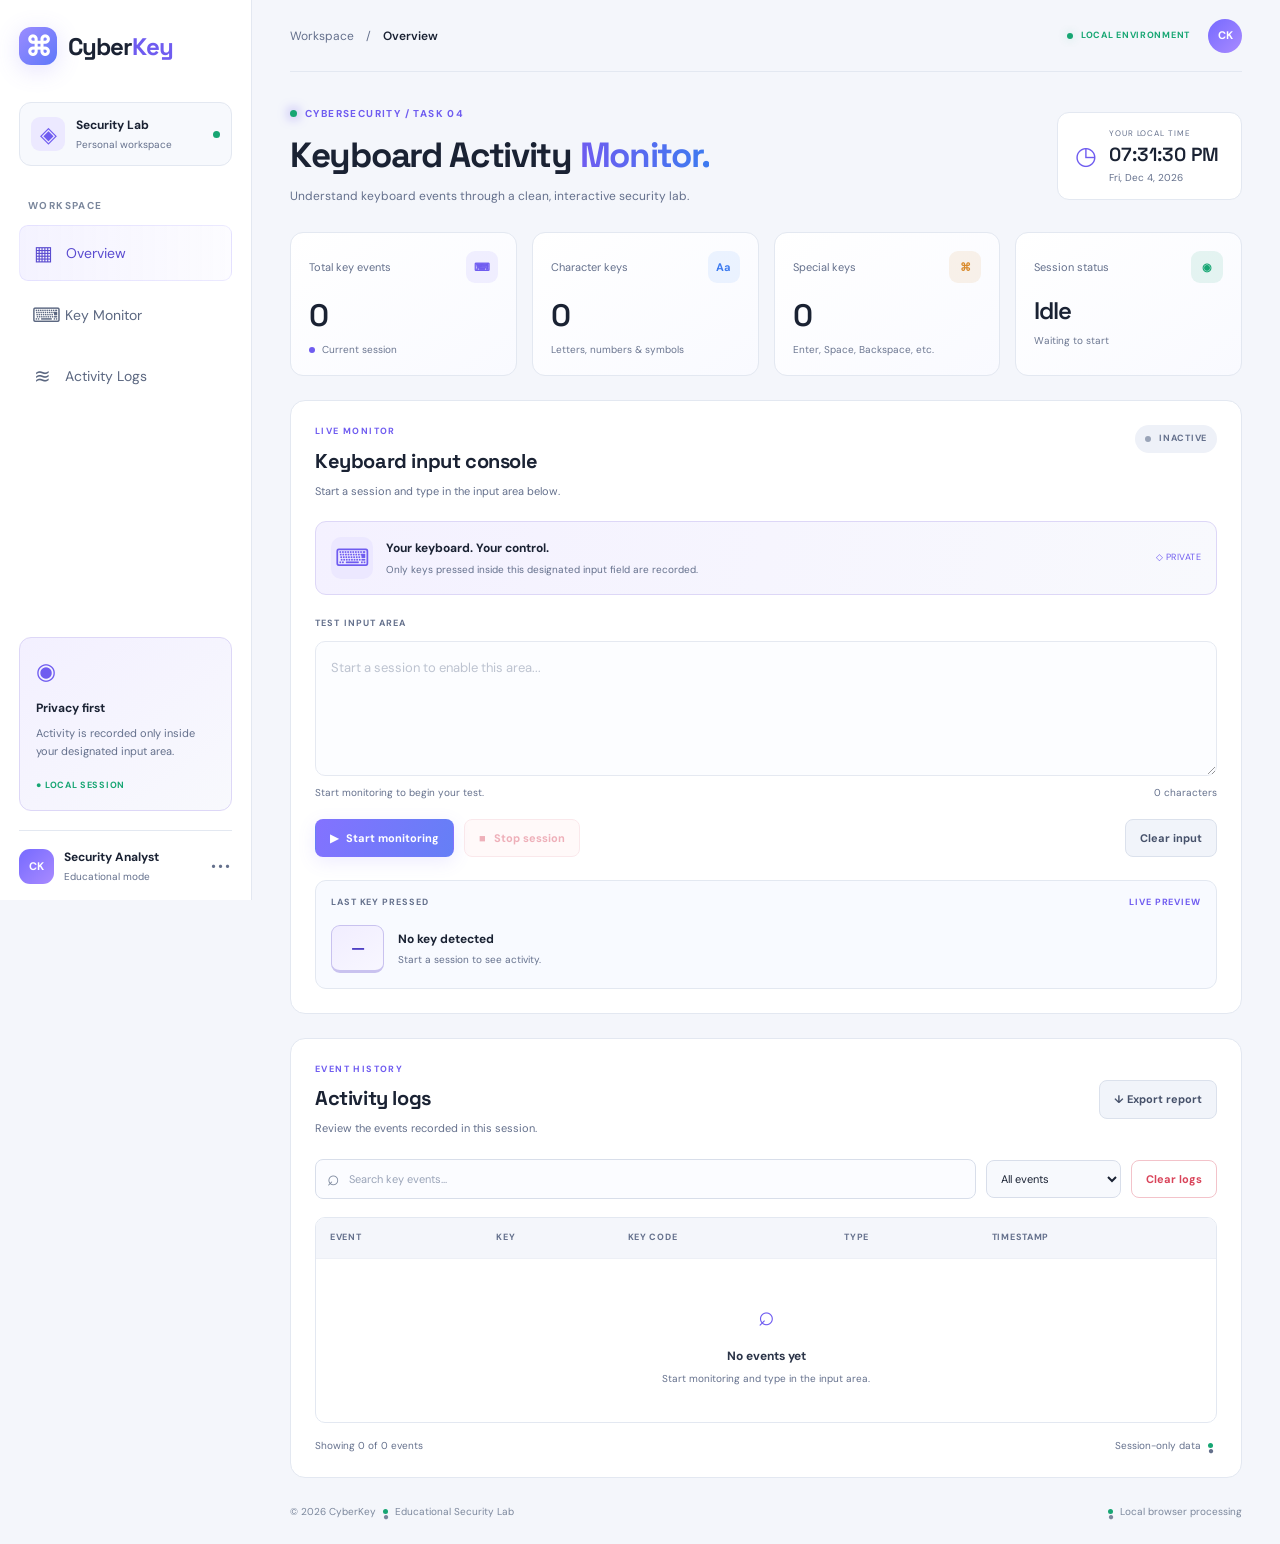
<file: Task-4/index.html>
<!DOCTYPE html>
<html lang="en">
<head>
    <meta charset="UTF-8">
    <meta name="viewport" content="width=device-width, initial-scale=1.0">
    <meta name="theme-color" content="#f4f6fb">
    <meta name="description" content="CyberKey - Keyboard Activity Monitoring Educational Dashboard">
    <title>CyberKey | Security Dashboard</title>
    <link rel="icon" href="assets/favicon.svg" type="image/svg+xml">
    <link rel="stylesheet" href="style.css">
    <script src="script.js" defer></script>
</head>
<body>
    <div class="app-shell">
        <aside class="sidebar">
            <a href="#" class="brand">
                <span class="brand-icon">⌘</span>
                <span>Cyber<span class="accent">Key</span></span>
            </a>

            <div class="workspace">
                <span class="workspace-icon">◈</span>
                <div>
                    <strong>Security Lab</strong>
                    <small>Personal workspace</small>
                </div>
                <span class="online-dot"></span>
            </div>

            <p class="nav-label">WORKSPACE</p>
            <nav class="navigation">
                <a href="#overview" class="nav-link active">
                    <span>▦</span> Overview
                </a>
                <a href="#monitor" class="nav-link">
                    <span>⌨</span> Key Monitor
                </a>
                <a href="#activity" class="nav-link">
                    <span>≋</span> Activity Logs
                </a>
            </nav>

            <div class="sidebar-bottom">
                <div class="privacy-card">
                    <span class="privacy-icon">◉</span>
                    <strong>Privacy first</strong>
                    <p>Activity is recorded only inside your designated input area.</p>
                    <span class="local-badge">● LOCAL SESSION</span>
                </div>
                <div class="profile">
                    <div class="avatar">CK</div>
                    <div>
                        <strong>Security Analyst</strong>
                        <small>Educational mode</small>
                    </div>
                    <span class="profile-menu">•••</span>
                </div>
            </div>
        </aside>

        <main class="main-content" id="overview">
            <header class="topbar">
                <div class="breadcrumb">
                    <span>Workspace</span>
                    <span>/</span>
                    <strong>Overview</strong>
                </div>
                <div class="topbar-right">
                    <span class="environment"><span></span> LOCAL ENVIRONMENT</span>
                    <div class="top-avatar">CK</div>
                </div>
            </header>

            <section class="welcome">
                <div>
                    <div class="eyebrow"><span></span> CYBERSECURITY / TASK 04</div>
                    <h1>Keyboard Activity <span>Monitor.</span></h1>
                    <p>Understand keyboard events through a clean, interactive security lab.</p>
                </div>
                <div class="date-card">
                    <span class="date-icon">◷</span>
                    <div>
                        <small>YOUR LOCAL TIME</small>
                        <strong id="clock">--:--:--</strong>
                        <span id="today">Loading date...</span>
                    </div>
                </div>
            </section>

            <section class="stats-grid" aria-label="Session statistics">
                <article class="stat-card">
                    <div class="stat-top">
                        <span>Total key events</span>
                        <span class="stat-icon violet">⌨</span>
                    </div>
                    <div class="stat-value" id="totalEvents">0</div>
                    <div class="stat-foot"><span class="mini-dot violet-bg"></span> Current session</div>
                </article>

                <article class="stat-card">
                    <div class="stat-top">
                        <span>Character keys</span>
                        <span class="stat-icon blue">Aa</span>
                    </div>
                    <div class="stat-value" id="characterEvents">0</div>
                    <div class="stat-foot">Letters, numbers & symbols</div>
                </article>

                <article class="stat-card">
                    <div class="stat-top">
                        <span>Special keys</span>
                        <span class="stat-icon orange">⌘</span>
                    </div>
                    <div class="stat-value" id="specialEvents">0</div>
                    <div class="stat-foot">Enter, Space, Backspace, etc.</div>
                </article>

                <article class="stat-card">
                    <div class="stat-top">
                        <span>Session status</span>
                        <span class="stat-icon green">◉</span>
                    </div>
                    <div class="stat-value status-value" id="sessionStatus">Idle</div>
                    <div class="stat-foot" id="sessionFoot">Waiting to start</div>
                </article>
            </section>

            <section class="monitor-card panel" id="monitor">
                <div class="section-heading">
                    <div>
                        <div class="section-kicker">LIVE MONITOR</div>
                        <h2>Keyboard input console</h2>
                        <p>Start a session and type in the input area below.</p>
                    </div>
                    <div class="live-pill" id="livePill">
                        <span></span> <b id="liveText">INACTIVE</b>
                    </div>
                </div>

                <div class="monitor-banner">
                    <div class="banner-icon">⌨</div>
                    <div>
                        <strong>Your keyboard. Your control.</strong>
                        <p>Only keys pressed inside this designated input field are recorded.</p>
                    </div>
                    <span class="shield">◇ PRIVATE</span>
                </div>

                <label for="keyboardInput" class="field-label">TEST INPUT AREA</label>
                <textarea id="keyboardInput"
                    placeholder="Start a session to enable this area..."
                    disabled
                    spellcheck="false"
                    autocomplete="off"
                    autocapitalize="off"></textarea>

                <div class="input-meta">
                    <span id="inputHint">Start monitoring to begin your test.</span>
                    <span id="inputCount">0 characters</span>
                </div>

                <div class="control-row">
                    <div class="primary-controls">
                        <button class="btn btn-primary" id="startBtn">
                            <span>▶</span> Start monitoring
                        </button>
                        <button class="btn btn-stop" id="stopBtn" disabled>
                            <span>■</span> Stop session
                        </button>
                    </div>
                    <button class="btn btn-ghost" id="clearInputBtn">
                        Clear input
                    </button>
                </div>

                <div class="keyboard-preview">
                    <div class="preview-title">
                        <span>LAST KEY PRESSED</span>
                        <span>LIVE PREVIEW</span>
                    </div>
                    <div class="key-preview-content">
                        <div class="keycap" id="lastKey">—</div>
                        <div>
                            <strong id="lastKeyName">No key detected</strong>
                            <p id="lastKeyTime">Start a session to see activity.</p>
                        </div>
                    </div>
                </div>
            </section>

            <section class="activity-card panel" id="activity">
                <div class="section-heading activity-heading">
                    <div>
                        <div class="section-kicker">EVENT HISTORY</div>
                        <h2>Activity logs</h2>
                        <p>Review the events recorded in this session.</p>
                    </div>
                    <button class="btn btn-ghost" id="downloadBtn">↓ Export report</button>
                </div>

                <div class="filter-row">
                    <div class="search-box">
                        <span>⌕</span>
                        <input id="searchInput" type="search"
                            placeholder="Search key events..." aria-label="Search key events">
                    </div>
                    <select id="typeFilter" aria-label="Filter event type">
                        <option value="all">All events</option>
                        <option value="character">Character keys</option>
                        <option value="special">Special keys</option>
                    </select>
                    <button class="btn btn-danger-ghost" id="clearLogsBtn">Clear logs</button>
                </div>

                <div class="table-wrap">
                    <table>
                        <thead>
                            <tr>
                                <th>EVENT</th>
                                <th>KEY</th>
                                <th>KEY CODE</th>
                                <th>TYPE</th>
                                <th>TIMESTAMP</th>
                            </tr>
                        </thead>
                        <tbody id="logTableBody">
                            <tr>
                                <td colspan="5" class="empty-cell">
                                    <span class="empty-icon">⌨</span>
                                    <strong>No events yet</strong>
                                    <p>Start monitoring and type in the input area.</p>
                                </td>
                            </tr>
                        </tbody>
                    </table>
                </div>

                <div class="table-footer">
                    <span id="tableSummary">Showing 0 events</span>
                    <span>Session-only data <span class="footer-dot">●</span></span>
                </div>
            </section>

            <footer class="page-footer">
                <span>© 2026 CyberKey <span class="footer-dot">●</span> Educational Security Lab</span>
                <span><span class="footer-dot">●</span> Local browser processing</span>
            </footer>
        </main>
    </div>
</body>
</html>
</file>
<file: Task-4/style.css>
@import url('https://fonts.googleapis.com/css2?family=DM+Sans:wght@400;500;600;700&family=Space+Grotesk:wght@400;500;600;700&display=swap');

:root {
    --bg: #f4f6fb;
    --sidebar: #ffffff;
    --panel: #ffffff;
    --panel-light: #f7f9fd;
    --border: #e3e8f1;
    --text: #1a2233;
    --muted: #64708c;
    --purple: #6f5cf0;
    --blue: #3d7bf0;
    --green: #17a673;
    --orange: #d98a2b;
    --danger: #e04a5f;
}

* {
    margin: 0;
    padding: 0;
    box-sizing: border-box;
}

html {
    scroll-behavior: smooth;
    scroll-padding-top: 24px;
}

body {
    background: var(--bg);
    color: var(--text);
    font-family: 'DM Sans', sans-serif;
    font-size: 14px;
    line-height: 1.5;
}

button, input, textarea, select {
    font: inherit;
}

button {
    cursor: pointer;
}

button:disabled {
    opacity: 0.42;
    cursor: not-allowed;
}

a {
    color: inherit;
    text-decoration: none;
}

.app-shell {
    min-height: 100vh;
}

.sidebar {
    width: 252px;
    position: fixed;
    inset: 0 auto 0 0;
    background: var(--sidebar);
    border-right: 1px solid var(--border);
    padding: 27px 19px 16px;
    display: flex;
    flex-direction: column;
    z-index: 5;
}

.brand {
    display: flex;
    align-items: center;
    gap: 11px;
    font: 700 24px 'Space Grotesk', sans-serif;
    letter-spacing: -1px;
}

.brand-icon {
    width: 38px;
    height: 38px;
    display: grid;
    place-items: center;
    border-radius: 12px;
    background: linear-gradient(135deg, #9b8cff, #5e78fa);
    color: white;
    font-size: 27px;
    box-shadow: 0 5px 25px #7465fa30;
}

.accent {
    color: var(--purple);
}

.workspace {
    display: flex;
    align-items: center;
    gap: 11px;
    margin-top: 37px;
    padding: 13px 11px;
    background: #f7f9fd;
    border: 1px solid var(--border);
    border-radius: 12px;
}

.workspace-icon {
    width: 34px;
    height: 34px;
    display: grid;
    place-items: center;
    background: #ece9ff;
    color: var(--purple);
    border-radius: 9px;
    font-size: 22px;
}

.workspace strong, .profile strong {
    display: block;
    font-size: 12px;
}

.workspace small, .profile small {
    display: block;
    color: var(--muted);
    font-size: 10px;
    margin-top: 3px;
}

.online-dot, .environment span, .live-pill span,
.eyebrow span, .footer-dot {
    display: inline-block;
    background: var(--green);
    border-radius: 50%;
}

.online-dot {
    width: 7px;
    height: 7px;
    margin-left: auto;
}

.nav-label {
    margin: 32px 9px 12px;
    color: #7b879c;
    font-size: 10px;
    font-weight: 700;
    letter-spacing: 1.4px;
}

.navigation {
    display: grid;
    gap: 7px;
}

.nav-link {
    padding: 12px 13px;
    display: flex;
    align-items: center;
    gap: 12px;
    border-radius: 9px;
    color: #5b6780;
    transition: background .2s, color .2s;
}

.nav-link > span {
    font-size: 20px;
    width: 21px;
    text-align: center;
}

.nav-link:hover, .nav-link.active {
    background: linear-gradient(90deg, #8b7bff18, #8b7bff06);
    color: #5a4bd0;
}

.nav-link.active {
    border: 1px solid #8b7bff25;
}

.sidebar-bottom {
    margin-top: auto;
}

.privacy-card {
    border: 1px solid #ddd7f7;
    background: linear-gradient(145deg, #f3f0ff, #f8f9fd);
    border-radius: 12px;
    padding: 16px;
    margin-bottom: 19px;
}

.privacy-icon {
    display: block;
    color: var(--purple);
    font-size: 23px;
    margin-bottom: 8px;
}

.privacy-card strong {
    font-size: 12px;
}

.privacy-card p {
    font-size: 11px;
    color: var(--muted);
    margin: 6px 0 12px;
    line-height: 1.7;
}

.local-badge {
    font-size: 9px;
    letter-spacing: .7px;
    color: var(--green);
    font-weight: 700;
}

.profile {
    display: flex;
    align-items: center;
    gap: 10px;
    padding-top: 17px;
    border-top: 1px solid var(--border);
}

.avatar, .top-avatar {
    width: 35px;
    height: 35px;
    flex-shrink: 0;
    display: grid;
    place-items: center;
    background: linear-gradient(135deg, #766aff, #a98bff);
    border-radius: 11px;
    color: white;
    font-size: 11px;
    font-weight: 700;
}

.profile-menu {
    margin-left: auto;
    color: var(--muted);
    letter-spacing: 2px;
}

.main-content {
    margin-left: 252px;
    padding: 0 38px;
    max-width: 1700px;
}

.topbar {
    min-height: 72px;
    display: flex;
    align-items: center;
    justify-content: space-between;
    border-bottom: 1px solid var(--border);
    gap: 16px;
}

.breadcrumb, .topbar-right {
    display: flex;
    align-items: center;
    gap: 12px;
}

.breadcrumb {
    color: var(--muted);
    font-size: 12px;
}

.breadcrumb strong {
    color: var(--text);
    font-weight: 600;
}

.topbar-right {
    gap: 18px;
}

.environment {
    display: flex;
    align-items: center;
    gap: 8px;
    font-size: 9px;
    font-weight: 700;
    letter-spacing: .7px;
    color: var(--green);
}

.environment span {
    width: 6px;
    height: 6px;
    box-shadow: 0 0 10px #17a67340;
}

.top-avatar {
    border-radius: 50%;
    width: 34px;
    height: 34px;
}

.welcome {
    display: flex;
    align-items: center;
    justify-content: space-between;
    gap: 20px;
    padding: 34px 0 27px;
}

.eyebrow, .section-kicker {
    font-size: 10px;
    font-weight: 700;
    letter-spacing: 1.4px;
    color: var(--purple);
}

.eyebrow {
    display: flex;
    align-items: center;
    gap: 8px;
    margin-bottom: 13px;
}

.eyebrow span {
    width: 7px;
    height: 7px;
    box-shadow: 0 0 12px #6f5cf0;
}

h1, h2 {
    font-family: 'Space Grotesk', sans-serif;
}

h1 {
    font-size: clamp(25px, 3vw, 35px);
    letter-spacing: -1.3px;
    line-height: 1.2;
}

h1 > span {
    background: linear-gradient(90deg, #6f5cf0, #3d7bf0);
    -webkit-background-clip: text;
    background-clip: text;
    color: transparent;
}

.welcome > div:first-child > p {
    margin-top: 11px;
    color: var(--muted);
    font-size: 12px;
}

.date-card {
    display: flex;
    align-items: center;
    gap: 12px;
    padding: 14px 17px;
    min-width: 185px;
    border: 1px solid var(--border);
    background: var(--panel);
    border-radius: 12px;
}

.date-icon {
    font-size: 25px;
    color: var(--purple);
}

.date-card small, .date-card strong, .date-card div > span {
    display: block;
}

.date-card small {
    color: var(--muted);
    font-size: 8px;
    letter-spacing: .9px;
}

.date-card strong {
    font: 600 19px 'Space Grotesk', sans-serif;
    margin: 3px 0;
}

.date-card div > span {
    font-size: 10px;
    color: var(--muted);
}

.stats-grid {
    display: grid;
    grid-template-columns: repeat(4, minmax(0, 1fr));
    gap: 15px;
    margin-bottom: 24px;
}

.stat-card {
    padding: 18px;
    border-radius: 13px;
    border: 1px solid var(--border);
    background: linear-gradient(145deg, #ffffff, #f9faff);
    min-width: 0;
    transition: transform .2s, border-color .2s;
}

.stat-card:hover {
    transform: translateY(-3px);
    border-color: #c9c2f0;
}

.stat-top {
    display: flex;
    align-items: center;
    justify-content: space-between;
    gap: 8px;
    color: var(--muted);
    font-size: 11px;
}

.stat-icon {
    display: grid;
    place-items: center;
    width: 32px;
    height: 32px;
    border-radius: 9px;
    font-weight: 700;
    flex-shrink: 0;
}

.violet {
    color: #6f5cf0;
    background: #8c79ff1a;
}

.blue {
    color: #3d7bf0;
    background: #5599ff1a;
}

.orange {
    color: var(--orange);
    background: #d98a2b1a;
}

.green {
    color: var(--green);
    background: #17a6731a;
}

.stat-value {
    font: 600 31px 'Space Grotesk', sans-serif;
    margin: 12px 0 7px;
    letter-spacing: -1px;
    overflow-wrap: anywhere;
}

.status-value {
    font-size: 24px;
}

.stat-foot {
    display: flex;
    align-items: center;
    gap: 7px;
    font-size: 10px;
    color: #6b7690;
}

.mini-dot {
    width: 6px;
    height: 6px;
    border-radius: 50%;
}

.violet-bg {
    background: var(--purple);
}

.panel {
    background: var(--panel);
    border: 1px solid var(--border);
    border-radius: 15px;
    margin-bottom: 24px;
    overflow: hidden;
}

.monitor-card, .activity-card {
    padding: 24px;
}

.section-heading {
    display: flex;
    align-items: flex-start;
    justify-content: space-between;
    gap: 18px;
    margin-bottom: 22px;
}

.section-kicker {
    font-size: 9px;
    margin-bottom: 7px;
}

.section-heading h2 {
    font-size: 20px;
    letter-spacing: -.4px;
}

.section-heading p {
    font-size: 11px;
    color: var(--muted);
    margin-top: 7px;
}

.live-pill {
    display: flex;
    align-items: center;
    gap: 8px;
    border-radius: 20px;
    padding: 7px 10px;
    color: var(--muted);
    background: #eef1f8;
    font-size: 9px;
    letter-spacing: .7px;
    white-space: nowrap;
}

.live-pill span {
    width: 6px;
    height: 6px;
    background: #9aa4b8;
}

.live-pill.active {
    color: var(--green);
    background: #17a67314;
}

.live-pill.active span {
    background: var(--green);
    box-shadow: 0 0 8px #17a67380;
    animation: pulse 1.5s infinite;
}

@keyframes pulse {
    50% { opacity: .4; }
}

.monitor-banner {
    display: flex;
    align-items: center;
    gap: 13px;
    padding: 15px;
    border: 1px solid #ddd7f7;
    background: linear-gradient(100deg, #f4f1ff, #f8f9fd);
    border-radius: 11px;
    margin-bottom: 22px;
}

.banner-icon {
    display: grid;
    place-items: center;
    width: 42px;
    height: 42px;
    border-radius: 10px;
    background: #ece8ff;
    color: #6f5cf0;
    font-size: 24px;
    flex-shrink: 0;
}

.monitor-banner strong {
    display: block;
    font-size: 12px;
}

.monitor-banner p {
    font-size: 10px;
    color: #64708c;
    margin-top: 4px;
    line-height: 1.7;
}

.shield {
    margin-left: auto;
    color: #6f5cf0;
    font-size: 9px;
    letter-spacing: .5px;
    white-space: nowrap;
}

.field-label {
    display: block;
    font-size: 9px;
    font-weight: 700;
    letter-spacing: 1.1px;
    color: #64708c;
    margin-bottom: 10px;
}

textarea, input, select {
    outline: none;
}

textarea {
    display: block;
    width: 100%;
    min-height: 135px;
    resize: vertical;
    border: 1px solid #d8deea;
    border-radius: 10px;
    padding: 15px;
    color: var(--text);
    background: #fbfcff;
    font-size: 13px;
    line-height: 1.7;
    transition: border-color .2s, box-shadow .2s;
}

textarea:focus, input:focus, select:focus {
    border-color: #8f81ff;
    box-shadow: 0 0 0 3px #6f5cf01f;
}

textarea:disabled {
    opacity: .65;
    cursor: not-allowed;
}

textarea::placeholder, input::placeholder {
    color: #9aa4b8;
}

.input-meta {
    display: flex;
    justify-content: space-between;
    gap: 10px;
    margin-top: 9px;
    color: var(--muted);
    font-size: 10px;
}

.control-row {
    display: flex;
    align-items: center;
    justify-content: space-between;
    flex-wrap: wrap;
    gap: 12px;
    margin-top: 19px;
}

.primary-controls {
    display: flex;
    flex-wrap: wrap;
    gap: 10px;
}

.btn {
    border-radius: 8px;
    padding: 10px 14px;
    font-size: 11px;
    font-weight: 700;
    transition: background .2s, border-color .2s, transform .2s;
    border: 1px solid transparent;
}

.btn:not(:disabled):hover {
    transform: translateY(-1px);
}

.btn span {
    margin-right: 5px;
}

.btn-primary {
    color: white;
    background: linear-gradient(110deg, #8372ff, #657ff6);
    box-shadow: 0 5px 18px #7669ff20;
}

.btn-primary:not(:disabled):hover {
    background: linear-gradient(110deg, #9586ff, #7890ff);
}

.btn-stop {
    background: #fff1f3;
    border-color: #f5c9d0;
    color: #d9445a;
}

.btn-ghost {
    color: #46516a;
    background: #f1f4fa;
    border-color: #dbe1ec;
}

.btn-ghost:not(:disabled):hover {
    background: #e7ebf3;
}

.btn-danger-ghost {
    background: transparent;
    color: #d9445a;
    border-color: #f3c3ca;
}

.btn-danger-ghost:not(:disabled):hover {
    background: #fdeef1;
}

.keyboard-preview {
    margin-top: 23px;
    border: 1px solid var(--border);
    border-radius: 11px;
    padding: 15px;
    background: #f8faff;
}

.preview-title {
    display: flex;
    justify-content: space-between;
    gap: 10px;
    color: #64708c;
    font-size: 9px;
    font-weight: 700;
    letter-spacing: .9px;
}

.preview-title span:last-child {
    color: #6f5cf0;
}

.key-preview-content {
    display: flex;
    align-items: center;
    gap: 14px;
    margin-top: 15px;
}

.keycap {
    display: grid;
    place-items: center;
    min-width: 53px;
    height: 48px;
    padding: 0 10px;
    border: 1px solid #c9c2ef;
    border-bottom-width: 3px;
    border-radius: 9px;
    background: linear-gradient(145deg, #f1edff, #f8f7ff);
    color: #4d3fc4;
    font: 700 16px 'Space Grotesk', sans-serif;
    overflow-wrap: anywhere;
    max-width: 125px;
}

.key-preview-content strong {
    display: block;
    font-size: 12px;
}

.key-preview-content p {
    font-size: 10px;
    color: var(--muted);
    margin-top: 4px;
}

.activity-heading {
    align-items: center;
}

.filter-row {
    display: flex;
    align-items: center;
    gap: 10px;
    flex-wrap: wrap;
    margin-bottom: 18px;
}

.search-box {
    flex: 1;
    min-width: 160px;
    display: flex;
    align-items: center;
    gap: 9px;
    background: #fbfcff;
    border: 1px solid #d8deea;
    border-radius: 8px;
    padding: 0 11px;
}

.search-box > span {
    color: #7b879c;
    font-size: 21px;
}

.search-box input {
    width: 100%;
    min-width: 0;
    border: 0;
    outline: none;
    box-shadow: none;
    background: transparent;
    color: var(--text);
    padding: 11px 0;
    font-size: 11px;
}

.search-box input:focus {
    border: 0;
    box-shadow: none;
}

select {
    background: #f7f9fd;
    color: #1a2233;
    border: 1px solid #d8deea;
    border-radius: 8px;
    padding: 10px;
    font-size: 11px;
    min-width: 135px;
}

.table-wrap {
    overflow-x: auto;
    border: 1px solid var(--border);
    border-radius: 10px;
}

table {
    border-collapse: collapse;
    width: 100%;
    min-width: 580px;
    text-align: left;
}

thead {
    background: #f4f6fb;
}

th {
    padding: 13px 14px;
    color: #64708c;
    font-size: 9px;
    letter-spacing: .7px;
    font-weight: 700;
    white-space: nowrap;
}

td {
    padding: 13px 14px;
    border-top: 1px solid #edf0f6;
    font-size: 11px;
    color: #4f5a72;
    white-space: nowrap;
}

tbody tr {
    transition: background .2s;
}

tbody tr:hover {
    background: #f7f9fd;
}

.event-number {
    color: #6f5cf0;
    font-weight: 700;
}

.key-name {
    font-weight: 700;
    color: #1a2233;
}

.code-text {
    color: #7b87a0;
    font-family: monospace;
}

.type-tag {
    display: inline-block;
    border-radius: 5px;
    padding: 4px 7px;
    font-size: 9px;
    font-weight: 700;
}

.type-character {
    background: #6b7eff1f;
    color: #4a63d8;
}

.type-special {
    background: #d98a2b1f;
    color: #b5761f;
}

.empty-cell {
    text-align: center;
    white-space: normal;
    padding: 36px 12px;
}

.empty-icon {
    display: block;
    font-size: 28px;
    color: #6f5cf0;
    margin-bottom: 10px;
}

.empty-cell strong {
    display: block;
    font-size: 12px;
    color: #2b3448;
}

.empty-cell p {
    color: var(--muted);
    font-size: 10px;
    margin-top: 6px;
}

.table-footer {
    display: flex;
    align-items: center;
    justify-content: space-between;
    flex-wrap: wrap;
    gap: 10px;
    padding-top: 15px;
    color: var(--muted);
    font-size: 10px;
}

.footer-dot {
    width: 5px;
    height: 5px;
    vertical-align: middle;
    margin: 0 4px;
}

.page-footer {
    display: flex;
    align-items: center;
    justify-content: space-between;
    flex-wrap: wrap;
    gap: 12px;
    padding: 2px 0 25px;
    color: #7b879c;
    font-size: 10px;
}

@media (min-width: 1500px) {
    .main-content {
        padding-left: 48px;
        padding-right: 48px;
    }

    .stats-grid {
        gap: 20px;
    }

    .monitor-card, .activity-card {
        padding: 30px;
    }
}

@media (max-width: 1150px) {
    .sidebar {
        width: 220px;
    }

    .main-content {
        margin-left: 220px;
        padding: 0 23px;
    }

    .stats-grid {
        grid-template-columns: repeat(2, minmax(0, 1fr));
    }

    .welcome {
        align-items: flex-start;
    }

    .date-card {
        min-width: 165px;
    }
}

@media (max-width: 760px) {
    .sidebar {
        position: static;
        width: 100%;
        height: auto;
        padding: 14px 17px;
        display: block;
        border-right: 0;
        border-bottom: 1px solid var(--border);
    }

    .brand {
        font-size: 21px;
    }

    .brand-icon {
        width: 34px;
        height: 34px;
    }

    .workspace, .nav-label, .sidebar-bottom {
        display: none;
    }

    .navigation {
        display: flex;
        gap: 6px;
        overflow-x: auto;
        margin-top: 14px;
        padding-bottom: 2px;
    }

    .nav-link {
        padding: 8px 11px;
        white-space: nowrap;
        font-size: 11px;
        flex-shrink: 0;
    }

    .nav-link > span {
        font-size: 16px;
        width: auto;
    }

    .main-content {
        margin-left: 0;
        padding: 0 17px;
    }

    .topbar {
        min-height: 57px;
    }

    .environment {
        font-size: 8px;
    }

    .topbar-right {
        gap: 9px;
    }

    .welcome {
        padding: 27px 0 22px;
        flex-direction: column;
    }

    .date-card {
        width: 100%;
    }

    .stats-grid {
        gap: 10px;
        margin-bottom: 18px;
    }

    .stat-card {
        padding: 14px;
    }

    .stat-value {
        font-size: 27px;
    }

    .monitor-card, .activity-card {
        padding: 17px;
        margin-bottom: 18px;
    }

    .monitor-banner {
        align-items: flex-start;
        padding: 12px;
    }

    .shield {
        display: none;
    }

    .section-heading h2 {
        font-size: 18px;
    }

    .section-heading {
        gap: 10px;
    }

    .activity-heading {
        align-items: flex-start;
        flex-direction: column;
    }

    .filter-row {
        align-items: stretch;
    }

    .search-box {
        flex-basis: 100%;
    }

    .filter-row select {
        flex: 1;
    }

    .page-footer {
        padding-bottom: 18px;
    }
}

@media (max-width: 400px) {
    .main-content {
        padding: 0 11px;
    }

    .stats-grid {
        grid-template-columns: repeat(2, minmax(0, 1fr));
    }

    .stat-card {
        padding: 12px 10px;
    }

    .stat-top {
        font-size: 10px;
    }

    .stat-icon {
        width: 27px;
        height: 27px;
    }

    .stat-foot {
        font-size: 9px;
    }

    .monitor-card, .activity-card {
        padding: 13px;
    }

    .live-pill {
        font-size: 8px;
        padding: 6px 7px;
    }

    .control-row {
        align-items: stretch;
    }

    .primary-controls {
        width: 100%;
    }

    .primary-controls .btn {
        flex: 1;
        padding: 10px 8px;
    }

    .control-row > .btn {
        width: 100%;
    }
}

@media (prefers-reduced-motion: reduce) {
    *, *::before, *::after {
        scroll-behavior: auto !important;
        animation-duration: .01ms !important;
        transition-duration: .01ms !important;
    }
}
</file>
